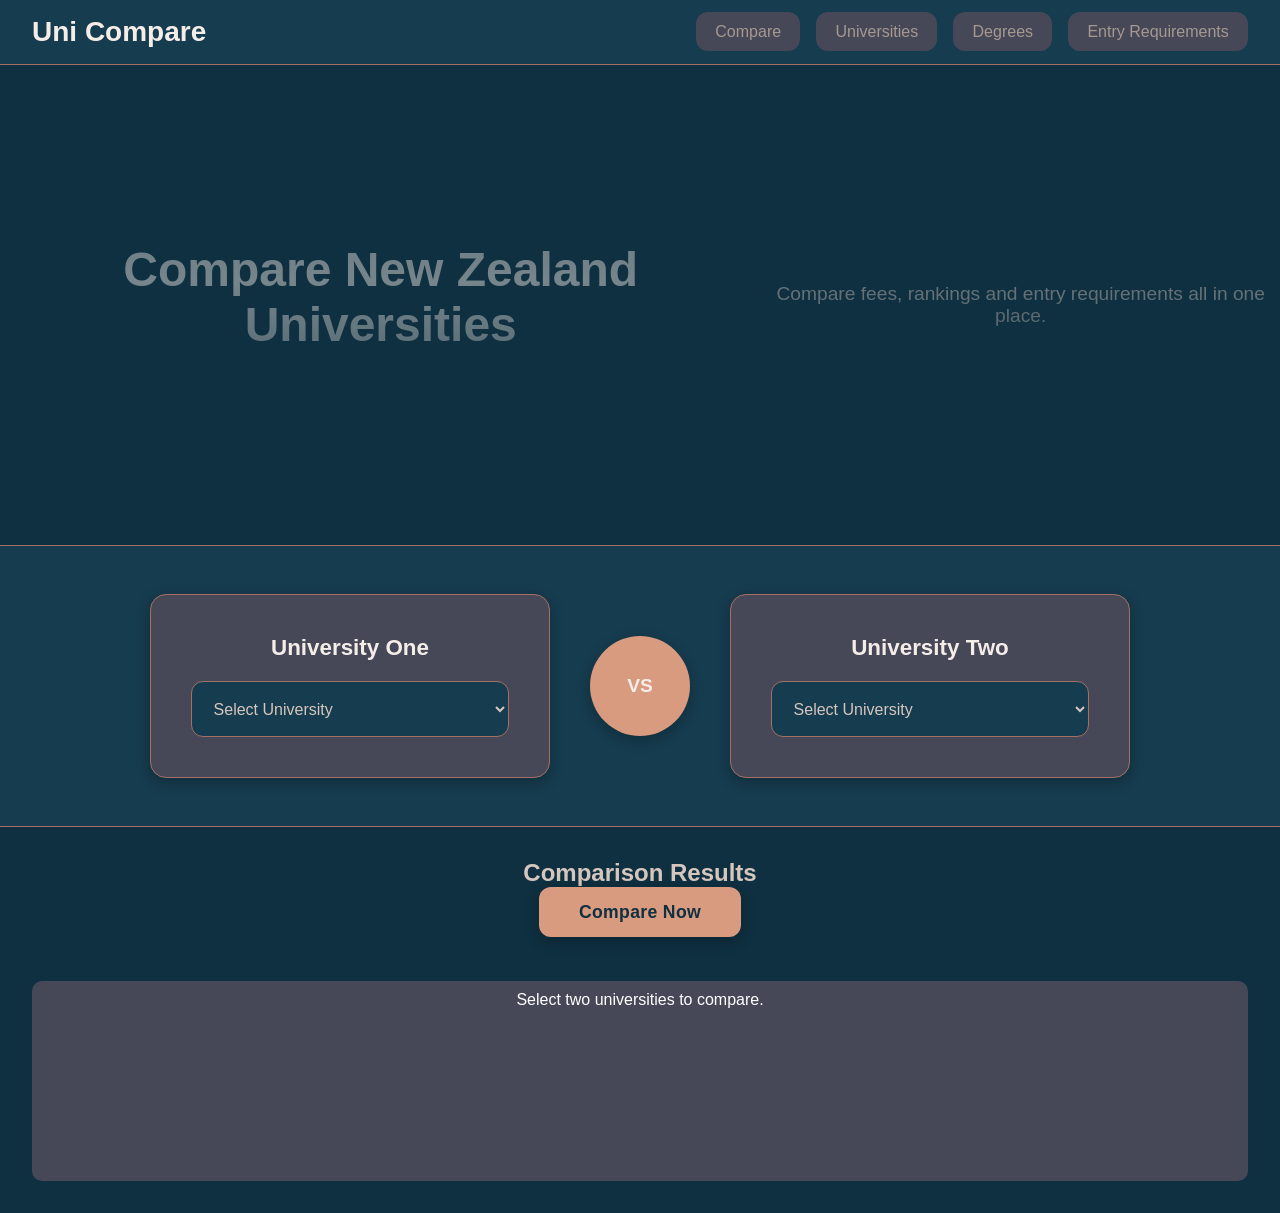
<file: Index.html>
<!DOCTYPE html>
<html lang="en">
    <link rel="stylesheet" href="src/css/style.css" >
<head>
    <meta charset="UTF-8">
    <meta name="viewport" content="width=device-width, initial-scale=1.0">
    <title>Unicompare</title>
</head>
   <header>

        <nav>
            <h1>Uni Compare</h1>

            <ul>
                <li><a href="index.html">Compare</a></li>
                <li><a href="universities.html">Universities</a></li>
                <li><a href="degrees.html">Degrees</a></li>
                <li><a href="entry-req.html">Entry Requirements</a></li>
            </ul>
        </nav>
    </header>

     <main>

  <main>
    
        <section class="hero">
            <h2>Compare New Zealand Universities</h2>
            <p>Compare fees, rankings and entry requirements all in one place.</p>

        </section>
 <!-- <section class="comparison">
        <article class="university-box">
                <h3>University One</h3>
                <select>
                    <option>Select University</option>
                    <option>University of Auckland</option>
                    <option>University of Waikato</option>
                </select>
        </article>
            <div class="vs-box">
                VS
            </div>
        
        <article class="university-box">

                <h3>University Two</h3>
                <select>
                    <option>Select University</option>
                    <option>University of Auckland</option>
                    <option>University of Waikato</option>
                </select>

            </article>

        </section>
 <section class="results">

            <h2>Comparison Results</h2>

            <div id="resultsBox">
                Select two universities to compare.
            </div>

        </section> -->
        <section class="comparison">
  <article class="university-box">
    <h3>University One</h3>
    <select id="uni1">
      <option>Select University</option>
      <option value="auckland">University of Auckland</option>
      <option value="waikato">University of Waikato</option>
    </select>
  </article>

  <div class="vs-box">VS</div>

  <article class="university-box">
    <h3>University Two</h3>
    <select id="uni2">
      <option>Select University</option>
      <option value="auckland">University of Auckland</option>
      <option value="waikato">University of Waikato</option>
    </select>
  </article>
</section>

<section class="results">
  <h2>Comparison Results</h2>
  <button onclick="compareUnis()">Compare Now</button>
  <div id="resultsBox">Select two universities to compare.</div>
</section>

    </main>


    
    
   

    <script src="src/js/index.js"></script>
     
  

</body>
</html>
</file>
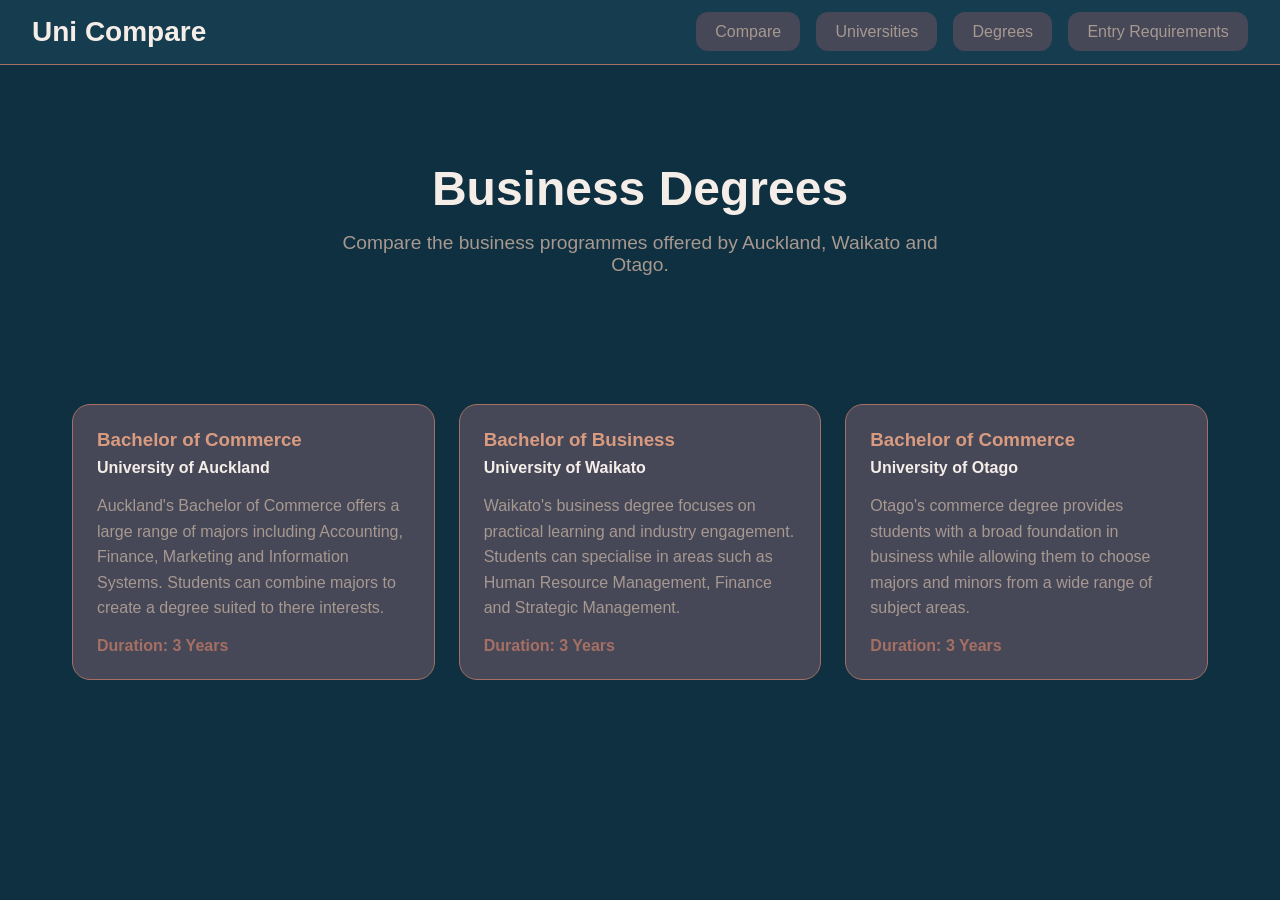
<file: degrees.html>
<!DOCTYPE html>
<html lang="en">
<head>
    <link rel="stylesheet" href="src/css/degrees.css">
    <meta charset="UTF-8">
    <meta name="viewport" content="width=device-width, initial-scale=1.0">
    <title>Document</title>
</head>
<body>

<header>

    <nav>
                
        

        <h1>Uni Compare</h1>
        <!-- Sprint 3 - hamburger menu for mobile screens -->
        <button class="menu-toggle" type="button"
            aria-label="Open navigation menu"
            aria-expanded="false"
            aria-controls="main-nav">
            <span></span>
            <span></span>
            <span></span>
        </button>
        <ul id="main-nav">
            <li><a href="index.html">Compare</a></li>
            <li><a href="universities.html">Universities</a></li>
            <li><a href="degrees.html">Degrees</a></li>
            <li><a href="entry.html">Entry Requirements</a></li>
        </ul>
    </nav>
</header>

<section class="hero">
    <h2>Business Degrees</h2>
    <p>Compare the business programmes offered by Auckland, Waikato and Otago.</p>
</section>

<section class="degrees">

    <div class="degree-card">
        <h3>Bachelor of Commerce</h3>
        <h4>University of Auckland</h4>

        <p>
            Auckland's Bachelor of Commerce offers a large range of majors
            including Accounting, Finance, Marketing and Information Systems.
            Students can combine majors to create a degree suited to there
            interests.
        </p>

        <span>Duration: 3 Years</span>
    </div>

    <div class="degree-card">
        <h3>Bachelor of Business</h3>
        <h4>University of Waikato</h4>

        <p>
            Waikato's business degree focuses on practical learning and
            industry engagement. Students can specialise in areas such as
            Human Resource Management, Finance and Strategic Management.
        </p>

        <span>Duration: 3 Years</span>
    </div>

    <div class="degree-card">
        <h3>Bachelor of Commerce</h3>
        <h4>University of Otago</h4>

        <p>
            Otago's commerce degree provides students with a broad foundation
            in business while allowing them to choose majors and minors from a
            wide range of subject areas.
        </p>

        <span>Duration: 3 Years</span>
    </div>

    


</section>

<script>
    // Sprint 3 - opening and closing the mobile menu
    const menuToggle = document.querySelector('.menu-toggle');
    const mainNav = document.getElementById('main-nav');

    // When the button is clicked, show or hide the links
    menuToggle.addEventListener('click', () => {
        const isOpen = mainNav.classList.toggle('menu-open');

        // Updating the button for accessibility
        menuToggle.setAttribute('aria-expanded', String(isOpen));
        menuToggle.setAttribute('aria-label',
            isOpen ? 'Close navigation menu' : 'Open navigation menu');
    });
</script>



    
</body>
</html>
</file>
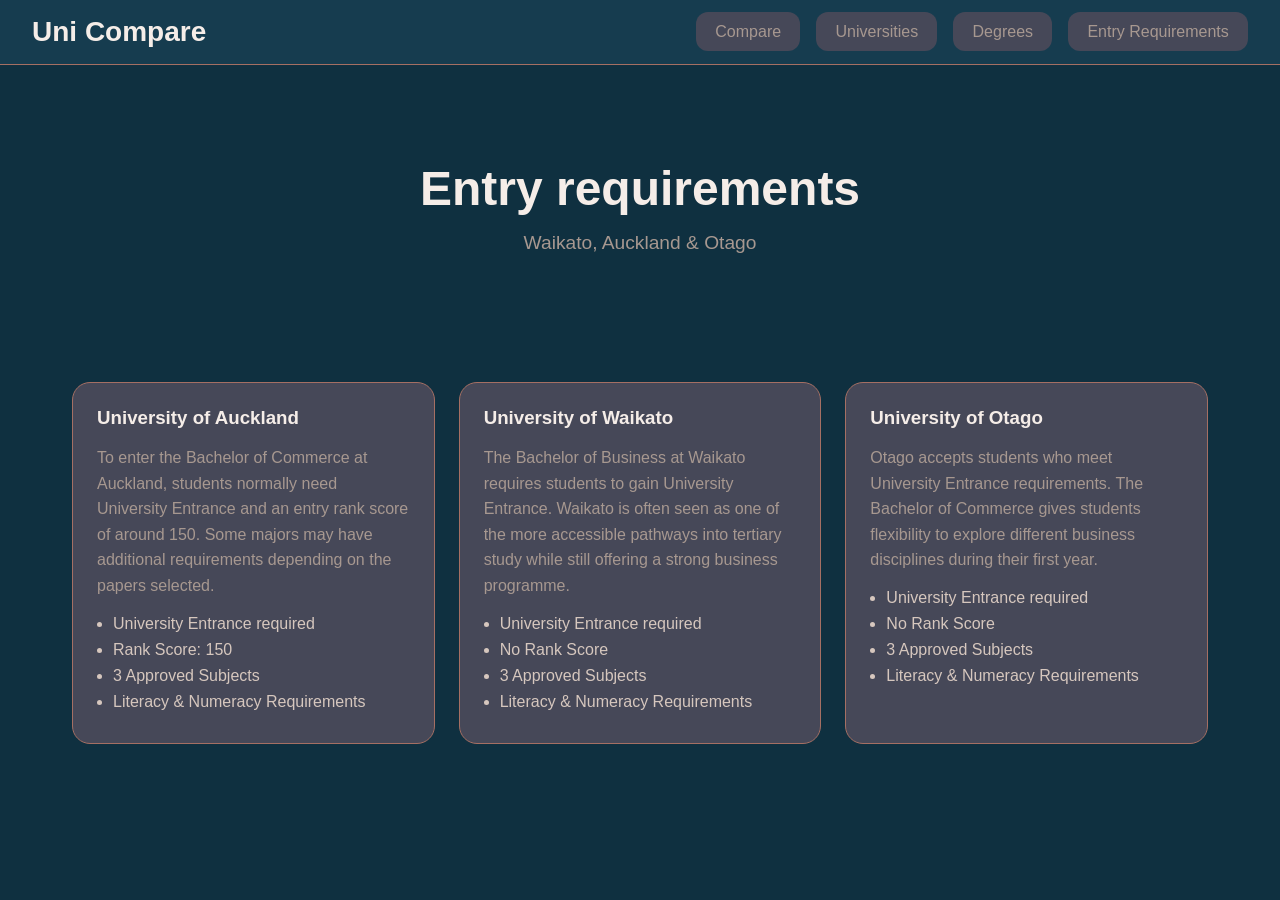
<file: entry.html>
<!DOCTYPE html>
<html lang="en">
<head>
    <link rel="stylesheet" href="src/css/entry.css">
    <meta charset="UTF-8">
    <meta name="viewport" content="width=device-width, initial-scale=1.0">
    <title>Document</title>
</head>
<body>

<header>

    <nav>
        <h1>Uni Compare</h1>
        
        <!-- Sprint 3 - Hamburger menu for phones -->
        <button class="menu-toggle" type="button"
            aria-label="Open navigation menu"
            aria-expanded="false"
            aria-controls="main-nav">
            <span></span>
            <span></span>
            <span></span>
        </button>

        <ul id="main-nav">
            <li><a href="index.html">Compare</a></li>
            <li><a href="universities.html">Universities</a></li>
            <li><a href="degrees.html">Degrees</a></li>
            <li><a href="entry.html">Entry Requirements</a></li>
        </ul>
    </nav>
</header>
<section class="hero">
    <h2>Entry requirements</h2>
    <p> Waikato, Auckland & Otago</p>

</section>

<section class="requirements">

    <div class="requirement-card">
        <h3>University of Auckland</h3>
        <p>
            To enter the Bachelor of Commerce at Auckland, students normally
            need University Entrance and an entry rank score of around 150.
            Some majors may have additional requirements depending on the
            papers selected.
        </p>

        <ul>
            <li>University Entrance required</li>
            <li>Rank Score: 150</li>
            <li>3 Approved Subjects</li>
            <li>Literacy & Numeracy Requirements</li>
        </ul>
    </div>

    <div class="requirement-card">
        <h3>University of Waikato</h3>
        <p>
            The Bachelor of Business at Waikato requires students to gain
            University Entrance. Waikato is often seen as one of the more
            accessible pathways into tertiary study while still offering a
            strong business programme.
        </p>

        <ul>
            <li>University Entrance required</li>
            <li>No Rank Score</li>
            <li>3 Approved Subjects</li>
            <li>Literacy & Numeracy Requirements</li>
        </ul>
    </div>

    <div class="requirement-card">
        <h3>University of Otago</h3>
        <p>
            Otago accepts students who meet University Entrance requirements.
            The Bachelor of Commerce gives students flexibility to explore
            different business disciplines during their first year.
        </p>

        <ul>
            <li>University Entrance required</li>
            <li>No Rank Score</li>
            <li>3 Approved Subjects</li>
            <li>Literacy & Numeracy Requirements</li>
        </ul>
    </div>

</section>

<script>
    // Sprint 3 - opening and closing the hamburger menu
    const menuToggle = document.querySelector('.menu-toggle');
    const mainNav = document.getElementById('main-nav');

    // When the button is clicked, show or hide the links
    menuToggle.addEventListener('click', () => {
        const isOpen = mainNav.classList.toggle('menu-open');

        // Updating the button for accessibility
        menuToggle.setAttribute('aria-expanded', String(isOpen));
        menuToggle.setAttribute('aria-label',
            isOpen ? 'Close navigation menu' : 'Open navigation menu');
    });
</script>

</body>
</html>
</file>
<file: src/css/style.css>
/* Reseting all of the default attr */

 
:root{
   
    --bg-main:#0F3040;
    --bg-section:#163C4F;
    --bg-card:#464858;
    --border:#A56F63;
    --primary:#D99B7F;
    --primary-hover:#A56F63;
    --text-heading:#F5EDE8;
    --text-body:#D6C7BE;
    --text-muted:#A79890;
    --win:#8FD9A8;
}
 /* Going to be commenting out the root colour scheme and replacing them with the pallets i choose  */



* {
    margin: 0;
    padding: 0;
    box-sizing: border-box;
    

}


body {
    font-family: 'Poppins', sans-serif;
    background: var(--bg-main);
    color: var(--text-body);

}


nav {
    display: flex;
    justify-content: space-between;
    align-items: center;
    padding: 1rem 2rem;
    background: var(--bg-section);
    border-bottom: 1px solid var(--border);
}

nav h1 {
    color: var(--text-heading);
    font-size: 1.75rem;
    font-weight: 700;
}
nav ul {
    display: flex;
    gap: 1rem;
    list-style: none;
}

nav a {
    text-decoration: none;
    color: var(--text-muted);
    padding: 0.7rem 1.2rem;
    border-radius: 0.75rem;
    background: var(--bg-card);
    transition: 0.3s;
}

nav a:hover {
    background: var(--primary);
    color: white;
}

/* 
.hero {
    text-align: center;
    padding: 6rem 1rem;
}

.hero h2 {
    font-size: 3rem;
    font-weight: 700;
    color: var(--text-heading);
    margin-bottom: 1rem;
}

.hero p {
    font-size: 1.2rem;
    color: var(--text-muted);
    max-width: 600px;
    margin: 0 auto;
} */

.hero {
    position: relative;
    height: 480px;
    display: flex;
    align-items: center;
    justify-content: center;
    overflow: hidden;
    text-align: center;
}

.hero img {
    position: absolute;
    top: 0;
    left: 0;
    width: 100%;
    height: 100%;
    object-fit: cover;
    opacity: 0;
    transition: opacity 1.2s ease-in-out;
}

.hero img.active {
    opacity: 0.45;
}

.hero::after {
    content: "";
    position: absolute;
    inset: 0;
    background: linear-gradient(180deg, rgba(15,48,64,0.75) 0%, rgba(15,48,64,0.55) 45%, var(--bg-main) 100%); /* Lin grad will enable the blackout effect on the webstie */
}

.hero-content {
    position: relative;
    z-index: 2;
    max-width: 640px;
    padding: 0 1.5rem;
}

.hero h2 {
    font-size: 3rem;
    font-weight: 700;
    color: var(--text-heading);
    margin-bottom: 1rem;
}

.hero p {
    font-size: 1.2rem;
    color: var(--text-body);
    max-width: 600px;
    margin: 0 auto;
}

/* NOTE TRIAL IS PART IS STILL BUGGY TRIAL SEP */

/* SLIDER DOT STYLES */
.slider-dots {
    position: absolute;
    bottom: 22px;
    left: 50%;
    transform: translateX(-50%);
    display: flex;
    gap: 8px;
    z-index: 3;
}

.dot {
    width: 8px;
    height: 8px;
    border-radius: 50%;
    background: rgba(255,255,255,0.4);
    transition: 0.3s;
}

.dot.active {
    background: var(--primary);
    width: 20px;
    border-radius: 4px;
}
/* Slider dot styles  */
.comparison {
    display: flex;
    justify-content: center;
    align-items: center;
    flex-wrap: wrap;
    gap: 2rem;
    padding: 2rem;
}

.university-box {
    width: 350px;
    background: var(--bg-card);
    border: 1px solid var(--border);
    border-radius: 1rem;
    padding: 2rem;

}

.university-box h3 {
    color: var(--text-heading);
    margin-bottom: 1rem;
}


select {
    width: 100%;
    padding: 1rem;
    background: var(--bg-section);
    border: 1px solid var(--border);
    border-radius: 0.75rem;
    color: var(--text-body);
}
.vs-box {
    width: 80px;
    height: 80px;
    border-radius: 50%;
    background: var(--primary);
    display: flex;
    justify-content: center;
    align-items: center;
    color: var(--text-heading);
}





@media (max-width: 768px) {

    .comparison {
        flex-direction: column;
    }

}

.results {
    padding: 2rem;
    background-color: var(--bg-main);

   
}
#resultsBox {
    min-height: 200px;

    border: 2px dashed #999;

    background: var(--bg-card); 

    padding: 1rem;
}

button {
    background: var(--bg-card);
    color: white;
    padding: 10px;
    border: none;
    cursor: pointer;
    border-radius: 10px;
    
}
button:hover{
    background-color: orange;
    transition: 0.5s;
}

#resultsBox {
    margin-top: 20px;
    border: 1px solid black;
    padding: 10px;
    background: var(--bg-card);
    border: var(--border);
    color: white;
    border-radius: 10px;


}

/* en */


.vs-box {
    width: 80px;      /* Going to trial this without responsive percenttages just to gauge  */
    height: 80px;
    border-radius: 50%;
    background: var(--primary);
    display: flex;
    justify-content: center;
    align-items: center;
    color: var(--text-heading);
    font-weight: 700;
}


/* ===== Results Comparison Cards ===== */
.cards {
    display: flex;
    flex-direction: row;      /* side by side */
    justify-content: center;
    align-items: flex-start;
    flex-wrap: wrap;          /* drops to stacked automatically on small screens */
    gap: 1.5rem;
    max-width: 800px;
    margin: 0 auto;
}

.result-card {
    flex: 1 1 320px;          /* grow/shrink, but don't go below ~320px */
    max-width: 340px;
    background: var(--bg-card);
    border: 1px solid var(--border);
    border-radius: 1rem;
    padding: 1.5rem;
    box-shadow: 0 4px 14px rgba(0,0,0,0.25);
    position: relative;
    overflow: hidden;
}

/* Accent bar along the top of each card */
.result-card::before {
    content: "";
    position: absolute;
    top: 0;
    left: 0;
    right: 0;
    height: 4px;
    /* background: red ;  var(--primary) */
}

.result-card h3 {
    color: var(--text-heading);
    text-align: center;
    margin-bottom: 1rem;
    font-size: 1.2rem;
    font-weight: 700;
}

.spec-row {
    display: flex;
    justify-content: space-between;
    align-items: center;
    padding: 0.7rem 0.5rem;
    border-bottom: 1px solid var(--border);
    font-size: 0.92rem;
    border-radius: 0.4rem;
    transition: background 0.2s;
}

.spec-row:hover {
    background: rgba(255,255,255,0.03);
}

.spec-row:last-child {
    border-bottom: none;
}

.spec-label {
    color: var(--text-muted);
}

.spec-value {
    color: var(--text-body);
    font-weight: 600;
}

.spec-value.win {
    color: var(--win);
    font-weight: 700;
}


/* Increasing the size of all of the Comparison elements */


.comparison {
    display: flex;
    justify-content: center;
    align-items: center;
    gap: 2.5rem;
    padding: 3rem 2rem;
    background: var(--bg-section);
    border-top: 1px solid var(--border);
    border-bottom: 1px solid var(--border);
}

.university-box {
    width: 400px;
    background: var(--bg-card);
    border: 1px solid var(--border);
    border-radius: 1rem;
    padding: 2.5rem;
    box-shadow: 0 4px 14px rgba(0,0,0,0.25);
}

.university-box h3 {
    color: var(--text-heading);
    margin-bottom: 1.25rem;
    font-size: 1.4rem;
    text-align: center;
}

select {
    width: 100%;
    padding: 1.1rem;
    font-size: 1rem;
    background: var(--bg-section);
    border: 1px solid var(--border);
    border-radius: 0.75rem;
    color: var(--text-body);
}


.vs-box {
    width: 100px;
    height: 100px;
    font-size: 1.2rem;
    border-radius: 50%;
    background: var(--primary);
    display: flex;
    justify-content: center;
    align-items: center;
    color: var(--text-heading);
    font-weight: 700;
    box-shadow: 0 4px 14px rgba(0,0,0,0.25);
}

/* result cards, bigger */
.cards {
    display: flex;
    justify-content: center;
    align-items: flex-start;
    flex-wrap: wrap;
    gap: 2rem;
    max-width: 900px;
    margin: 0 auto;
}

.result-card {
    flex: 1 1 360px;
    max-width: 400px;
    padding: 2rem;
}

.result-card h3 {
    font-size: 1.3rem;
    margin-bottom: 1.25rem;
}

.spec-row {
    padding: 0.85rem 0.5rem;
    font-size: 1rem;
}


.results {
    padding: 2rem;
    background-color: var(--bg-main);
    text-align: center;
}

button {
    background: var(--primary);
    color: var(--bg-main);
    padding: 0.9rem 2.5rem;
    font-size: 1.1rem;
    font-weight: 700;
    font-family: 'Poppins', sans-serif;
    border: none;
    cursor: pointer;
    border-radius: 0.75rem;
    letter-spacing: 0.02em;
    box-shadow: 0 4px 14px rgba(0,0,0,0.25);
    transition: background 0.2s, transform 0.15s;
    margin-bottom: 1.5rem;
}

button:hover {
    background: var(--primary-hover);
    transform: translateY(-2px);
}





.menu-toggle {
    display: none;
}

@media (max-width: 700px) {

    nav {
        position: relative;
        padding: 1rem;
        flex-wrap: wrap;
    }

    nav h1 {
        font-size: 1.45rem;
    }

   
    .menu-toggle {
        display: flex;
        flex-direction: column;
        justify-content: center;
        gap: 5px;
        width: 44px;
        height: 44px;
        padding: 10px;
        margin: 0;
        background: var(--bg-card);
        border: 1px solid var(--border);
        border-radius: 0.6rem;
        cursor: pointer;
        box-shadow: none;
    }

    .menu-toggle span {
        display: block;
        height: 2px;
        width: 100%;
        background: var(--text-heading);
    }


    nav ul {
        display: none;
        flex-direction: column;
        width: 100%;
        gap: 0.5rem;
        padding-top: 1rem;
    }


    nav ul.menu-open {
        display: flex;
    }

    nav li, nav a {
        width: 100%;
    }

    nav a {
        display: block;
    }
}



/* for some reason this text was pushing  */


.comparison h2 {
    width: 100%;
    text-align: center;
}


.comparison {
    justify-content: center;
}
</file>
<file: src/css/degrees.css>
/* Reseting all of the default attr */


:root{
    /* --bg-main:#050505;
    --bg-section:#0D0D0D;
    --bg-card:#141414;

    --border:#2E2E2E;

    --primary:#F58A07;
    --primary-hover:#FF9F1C; */
    --bg-main:#0F3040;
    --bg-section:#163C4F;
    --bg-card:#464858;
    --border:#A56F63;
    --primary:#D99B7F;
    --primary-hover:#A56F63;
    --text-heading:#F5EDE8;
    --text-body:#D6C7BE;
    --text-muted:#A79890;
}

* {
    margin: 0;
    padding: 0;
    box-sizing: border-box;
}




body {
    font-family: 'Poppins', sans-serif;
    background: var(--bg-main);
    color: var(--text-body);
}




nav {
    display: flex;
    justify-content: space-between;
    align-items: center;
    padding: 1rem 2rem;
    gap: 1rem;
    background: var(--bg-section);
    border-bottom: 1px solid var(--border);
    flex-wrap: wrap;
}

nav h1 {
    color: var(--text-heading);
    font-size: 1.75rem;
    font-weight: 700;
}
nav ul {
    display: flex;
    gap: 1rem;
    list-style: none;
}

nav a {
    text-decoration: none;
    color: var(--text-muted);
    padding: 0.7rem 1.2rem;
    border-radius: 0.75rem;
    background: var(--bg-card);
    transition: 0.3s;
}

nav a:hover {
    background: var(--primary);
    color: white;
}


.hero {
    text-align: center;
    padding: 6rem 1rem;
}

.hero h2 {
    font-size: 3rem;
    font-weight: 700;
    color: var(--text-heading);
    margin-bottom: 1rem;
}

.hero p {
    font-size: 1.2rem;
    color: var(--text-muted);
    max-width: 600px;
    margin: 0 auto;
}

.degrees{
    max-width:1200px;
    margin:auto;
    padding:2rem;
    display:flex;
    gap:1.5rem;
    flex-wrap:wrap;
}

.degree-card{
    flex:1;
    min-width:300px;
    background:var(--bg-card);
    border:1px solid var(--border);
    border-radius:18px;
    padding:1.5rem;
}

.degree-card h3{
    color:var(--primary);
    margin-bottom:.5rem;
}

.degree-card h4{
    color:var(--text-heading);
    margin-bottom:1rem;
}

.degree-card p{
    color:var(--text-muted);
    line-height:1.6;
    margin-bottom:1rem;
}

.degree-card span{
    color:var(--primary-hover);
    font-weight:600;
}




.menu-toggle {
    display: none;
}


@media (max-width: 700px) {

    nav {
        flex-wrap: wrap;
        padding: 1rem;
    }

    nav h1 {
        font-size: 1.45rem;
    }


    .menu-toggle {
        display: flex;
        flex-direction: column;
        justify-content: center;
        gap: 5px;
        width: 44px;
        height: 44px;
        padding: 10px;
        background: var(--bg-card);
        border: 1px solid var(--border);
        border-radius: 8px;
        cursor: pointer;
    }


    .menu-toggle span {
        display: block;
        width: 100%;
        height: 2px;
        background: white;
    }

  
    nav ul {
        display: none;
        width: 100%;
        flex-direction: column;
        gap: 10px;
        padding-top: 1rem;
    }

    nav ul.menu-open {
        display: flex;
    }

    nav li, nav a {
        width: 100%;
    }

    nav a {
        display: block;
    }
}
</file>
<file: src/css/entry.css>
/* Reseting all of the default attr */


:root{
    --bg-main:#0F3040;
    --bg-section:#163C4F;
    --bg-card:#464858;
    --border:#A56F63;
    --primary:#D99B7F;
    --primary-hover:#A56F63;
    --text-heading:#F5EDE8;
    --text-body:#D6C7BE;
    --text-muted:#A79890;
    --win:#8FD9A8;
}

* {
    margin: 0;
    padding: 0;
    box-sizing: border-box;
}




body {
    font-family: 'Poppins', sans-serif;
    background: var(--bg-main);
    color: var(--text-body);
}


nav {
    display: flex;
    justify-content: space-between;
    align-items: center;
    padding: 1rem 2rem;
    background: var(--bg-section);
    border-bottom: 1px solid var(--border);
}

nav h1 {
    color: var(--text-heading);
    font-size: 1.75rem;
    font-weight: 700;
}
nav ul {
    display: flex;
    gap: 1rem;
    list-style: none;
}

nav a {
    text-decoration: none;
    color: var(--text-muted);
    padding: 0.7rem 1.2rem;
    border-radius: 0.75rem;
    background: var(--bg-card);
    transition: 0.3s;
}

nav a:hover {
    background: var(--primary);
    color: white;
}


.hero {
    text-align: center;
    padding: 6rem 1rem;
}

.hero h2 {
    font-size: 3rem;
    font-weight: 700;
    color: var(--text-heading);
    margin-bottom: 1rem;
}

.hero p {
    font-size: 1.2rem;
    color: var(--text-muted);
    max-width: 600px;
    margin: 0 auto;
}

.requirements{
    max-width:1200px;
    margin:auto;
    padding:2rem;
    display:grid;
    grid-template-columns:repeat(auto-fit,minmax(300px,1fr));
    gap:1.5rem;
}

.requirement-card{
    background:var(--bg-card);
    border:1px solid var(--border);
    border-radius:18px;
    padding:1.5rem;
}

.requirement-card h3{
    color:var(--text-heading);
    margin-bottom:1rem;
}

.requirement-card p{
    color:var(--text-muted);
    line-height:1.6;
    margin-bottom:1rem;
}

.requirement-card ul{
    margin-left:1rem;
}

.requirement-card li{
    margin-bottom:.5rem;
}



.menu-toggle {
    display: none;
}


@media (max-width: 700px) {

    nav {
        flex-wrap: wrap;
        padding: 1rem;
    }

    nav h1 {
        font-size: 1.45rem;
    }

   
    .menu-toggle {
        display: flex;
        flex-direction: column;
        justify-content: center;
        gap: 5px;
        width: 44px;
        height: 44px;
        padding: 10px;
        margin-left: auto;
        background: var(--bg-card);
        border: 1px solid var(--border);
        border-radius: 8px;
        cursor: pointer;
    }

  
    .menu-toggle span {
        display: block;
        width: 100%;
        height: 2px;
        background: white;
    }


    nav ul {
        display: none;
        width: 100%;
        flex-direction: column;
        gap: 10px;
        padding-top: 1rem;
    }

  
    nav ul.menu-open {
        display: flex;
    }

    nav li, nav a {
        width: 100%;
    }

    nav a {
        display: block;
    }
}
</file>
